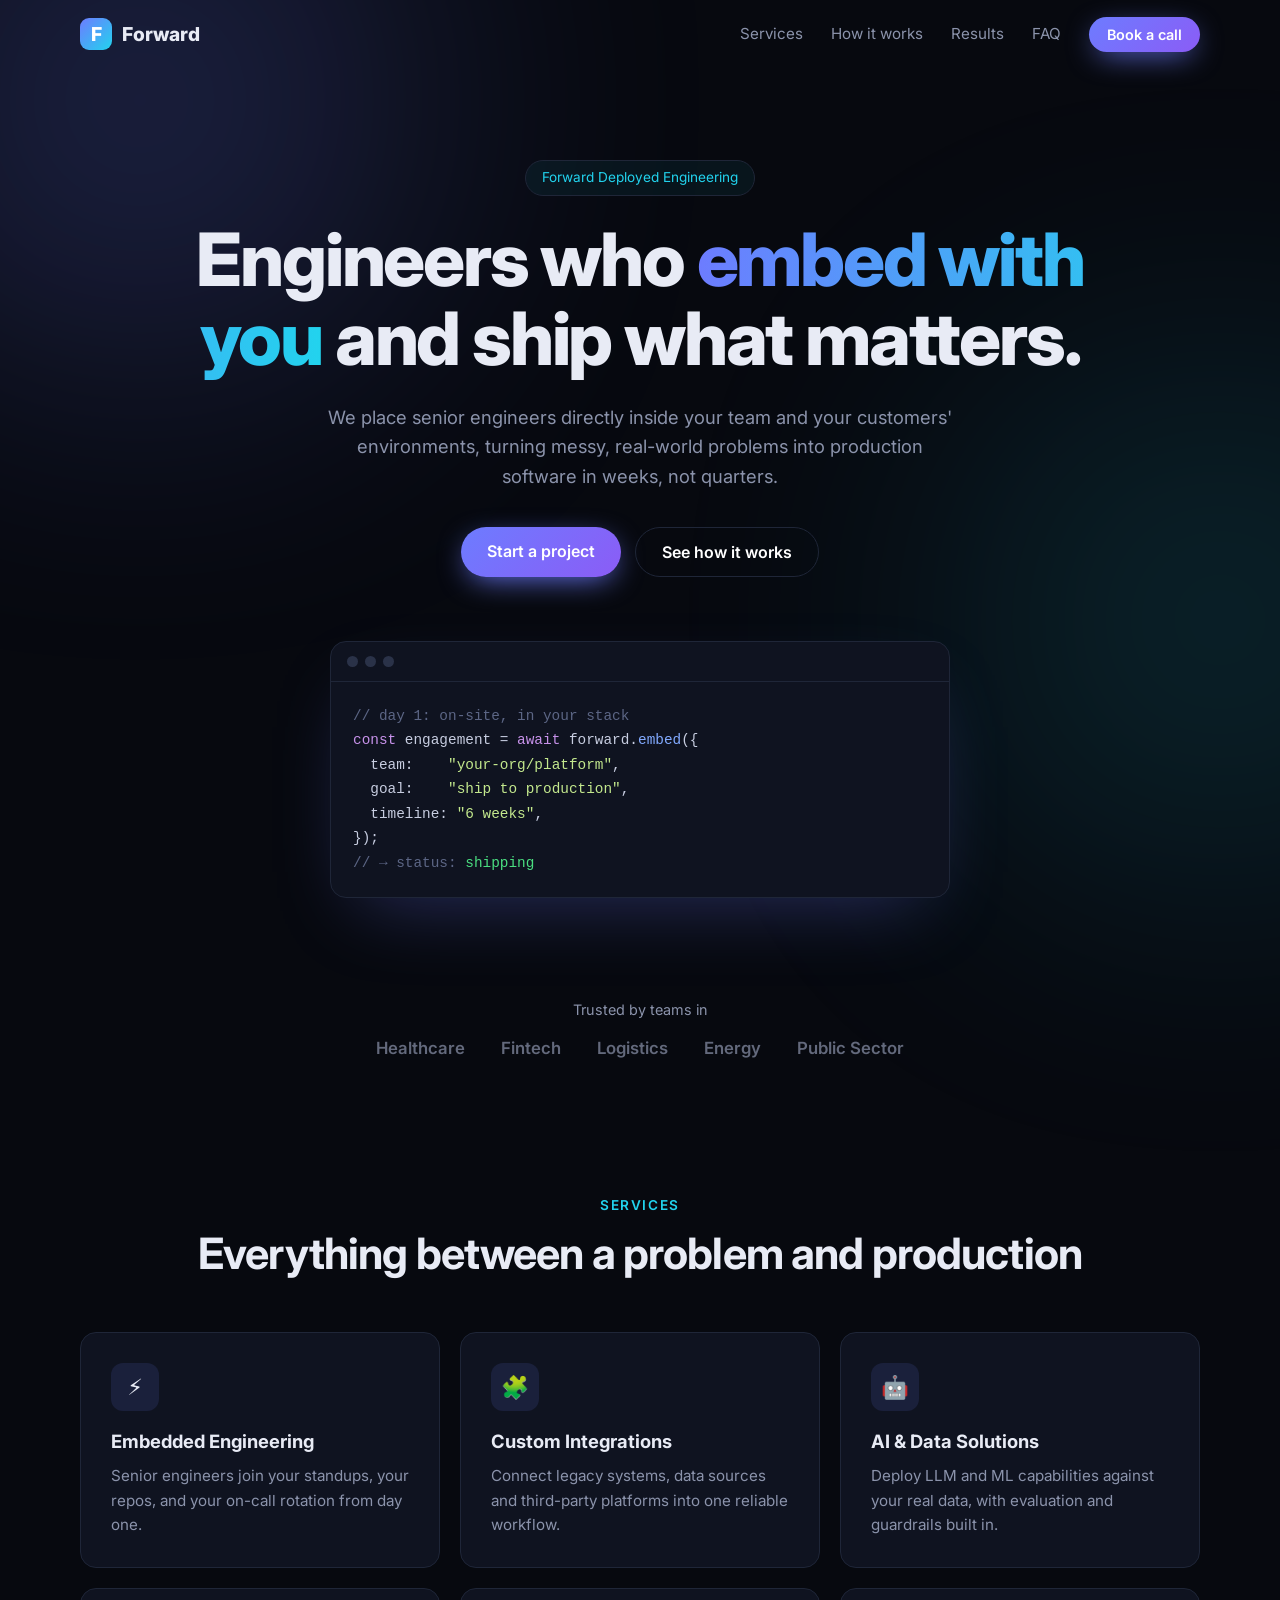
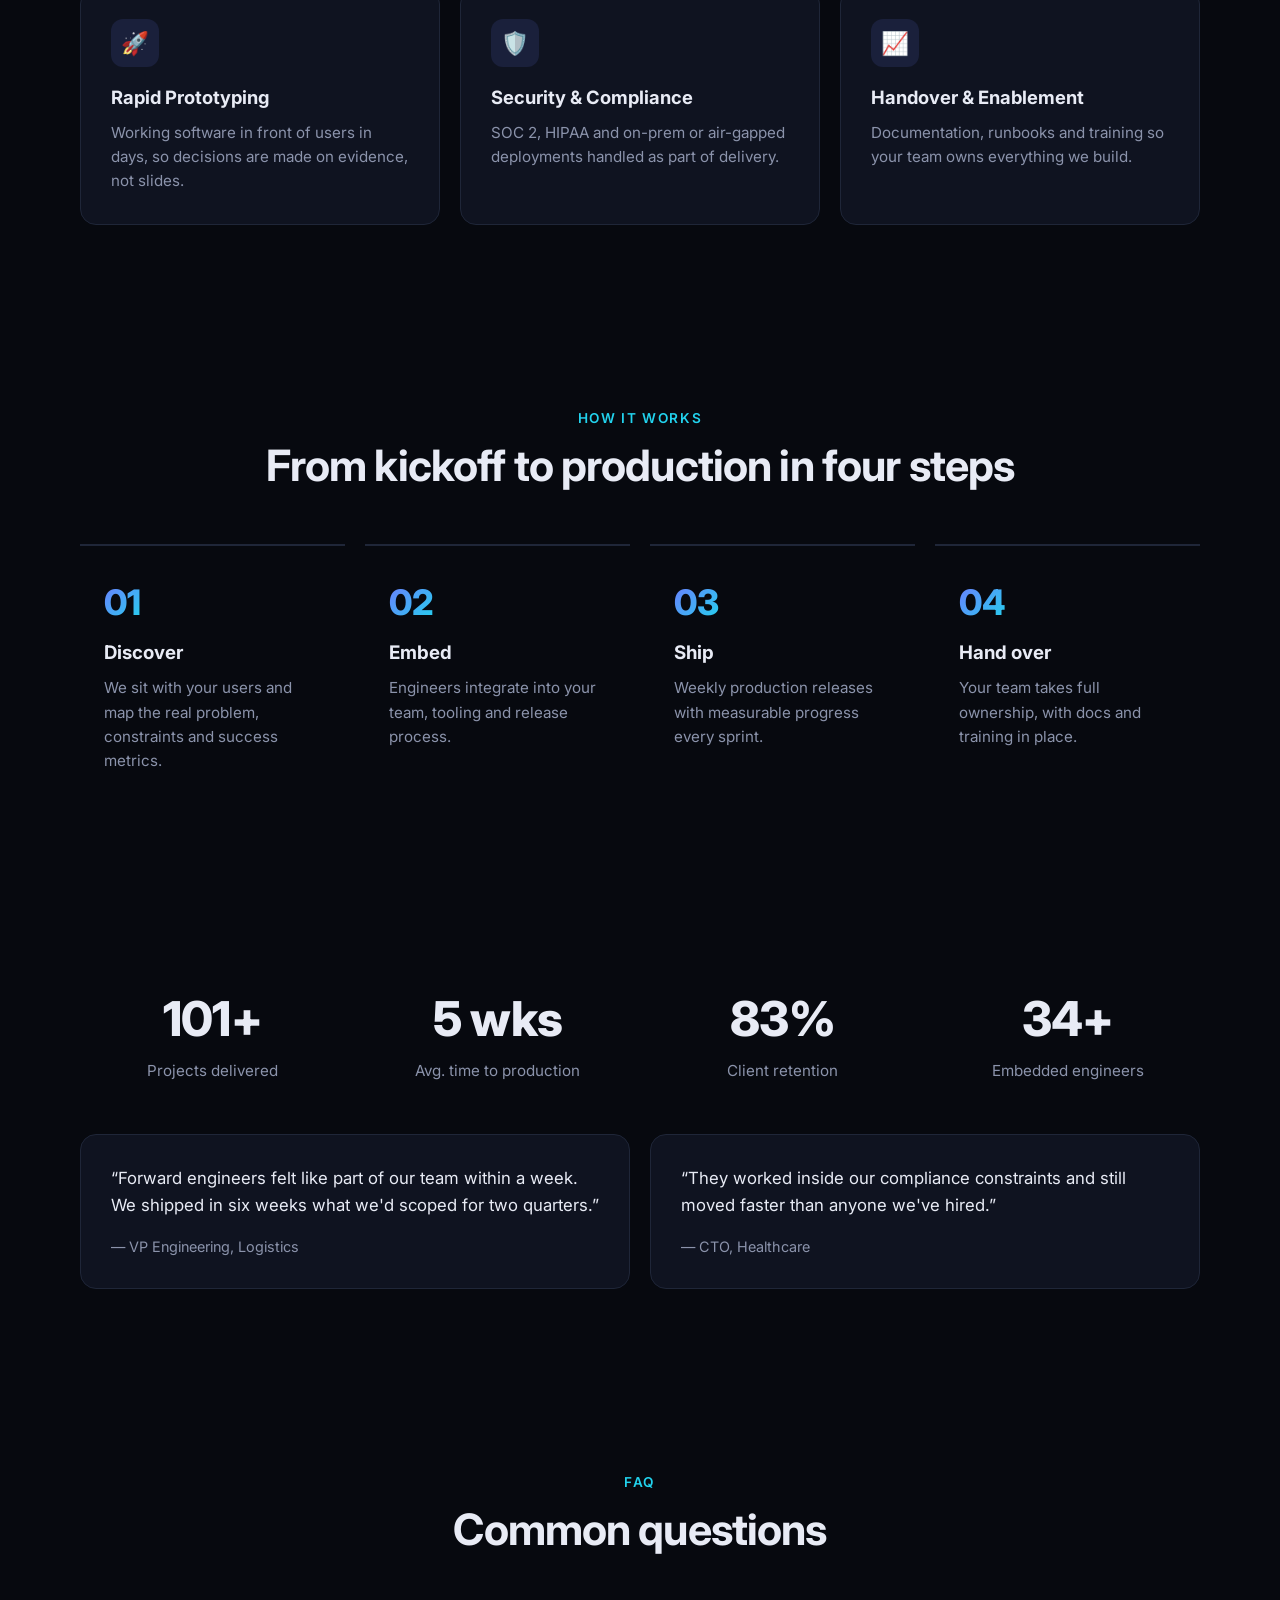
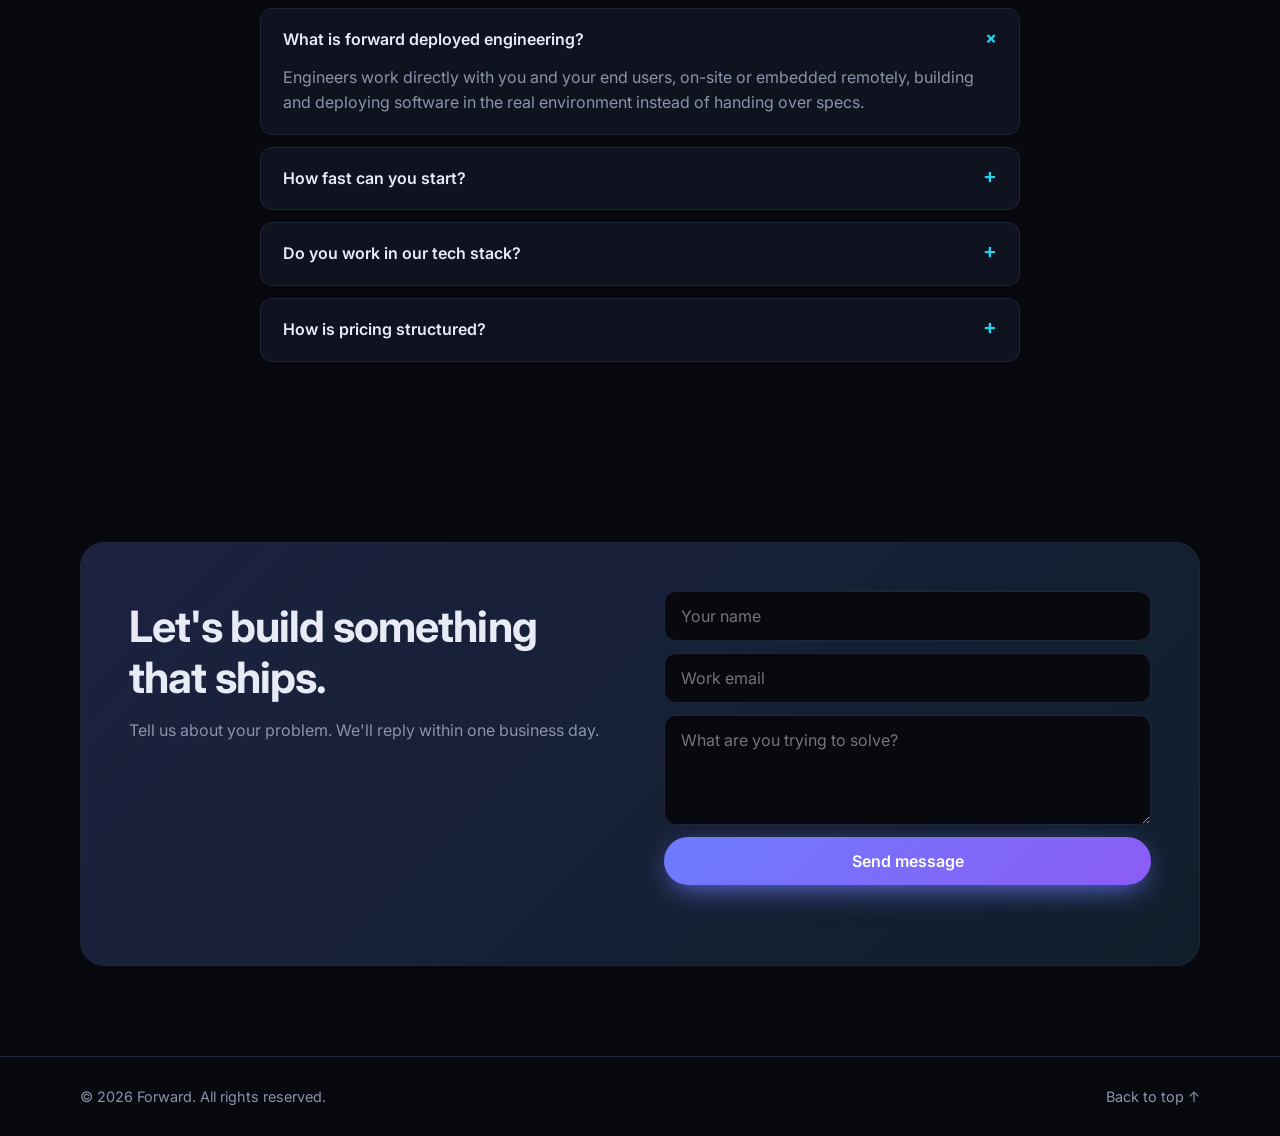
<file: Claude/index.html>
<!DOCTYPE html>
<html lang="en">
<head>
  <meta charset="UTF-8">
  <meta name="viewport" content="width=device-width, initial-scale=1">
  <title>Forward — Forward Deployed Engineering</title>
  <meta name="description" content="Forward embeds elite engineers inside your team to ship production software, fast.">
  <link rel="preconnect" href="https://fonts.googleapis.com">
  <link rel="preconnect" href="https://fonts.gstatic.com" crossorigin>
  <link href="https://fonts.googleapis.com/css2?family=Inter:wght@400;500;600;700;800&display=swap" rel="stylesheet">
  <link rel="stylesheet" href="styles.css">
</head>
<body>
  <div class="glow glow-1"></div>
  <div class="glow glow-2"></div>

  <header class="nav" id="nav">
    <div class="container nav-inner">
      <a href="#top" class="logo"><span class="logo-mark">F</span>Forward</a>
      <nav class="nav-links" id="navLinks">
        <a href="#services">Services</a>
        <a href="#process">How it works</a>
        <a href="#results">Results</a>
        <a href="#faq">FAQ</a>
        <a href="#contact" class="btn btn-sm">Book a call</a>
      </nav>
      <button class="burger" id="burger" aria-label="Toggle menu" aria-expanded="false"><span></span><span></span></button>
    </div>
  </header>

  <main id="top">
    <section class="hero container">
      <span class="pill reveal">Forward Deployed Engineering</span>
      <h1 class="reveal">Engineers who <span class="grad">embed with you</span> and ship what matters.</h1>
      <p class="lead reveal">We place senior engineers directly inside your team and your customers' environments, turning messy, real-world problems into production software in weeks, not quarters.</p>
      <div class="cta reveal">
        <a href="#contact" class="btn">Start a project</a>
        <a href="#process" class="btn btn-ghost">See how it works</a>
      </div>
      <div class="hero-card reveal">
        <div class="dots"><i></i><i></i><i></i></div>
        <pre><code><span class="c">// day 1: on-site, in your stack</span>
<span class="k">const</span> engagement = <span class="k">await</span> forward.<span class="f">embed</span>({
  team:    <span class="s">"your-org/platform"</span>,
  goal:    <span class="s">"ship to production"</span>,
  timeline: <span class="s">"6 weeks"</span>,
});
<span class="c">// → status: <span class="ok">shipping</span></span></code></pre>
      </div>
    </section>

    <section class="logos container reveal">
      <p>Trusted by teams in</p>
      <ul>
        <li>Healthcare</li><li>Fintech</li><li>Logistics</li><li>Energy</li><li>Public Sector</li>
      </ul>
    </section>

    <section class="section container" id="services">
      <div class="head reveal">
        <span class="eyebrow">Services</span>
        <h2>Everything between a problem and production</h2>
      </div>
      <div class="grid grid-3">
        <article class="card reveal"><div class="ico">⚡</div><h3>Embedded Engineering</h3><p>Senior engineers join your standups, your repos, and your on-call rotation from day one.</p></article>
        <article class="card reveal"><div class="ico">🧩</div><h3>Custom Integrations</h3><p>Connect legacy systems, data sources and third-party platforms into one reliable workflow.</p></article>
        <article class="card reveal"><div class="ico">🤖</div><h3>AI &amp; Data Solutions</h3><p>Deploy LLM and ML capabilities against your real data, with evaluation and guardrails built in.</p></article>
        <article class="card reveal"><div class="ico">🚀</div><h3>Rapid Prototyping</h3><p>Working software in front of users in days, so decisions are made on evidence, not slides.</p></article>
        <article class="card reveal"><div class="ico">🛡️</div><h3>Security &amp; Compliance</h3><p>SOC 2, HIPAA and on-prem or air-gapped deployments handled as part of delivery.</p></article>
        <article class="card reveal"><div class="ico">📈</div><h3>Handover &amp; Enablement</h3><p>Documentation, runbooks and training so your team owns everything we build.</p></article>
      </div>
    </section>

    <section class="section container" id="process">
      <div class="head reveal">
        <span class="eyebrow">How it works</span>
        <h2>From kickoff to production in four steps</h2>
      </div>
      <ol class="steps">
        <li class="reveal"><b>01</b><h3>Discover</h3><p>We sit with your users and map the real problem, constraints and success metrics.</p></li>
        <li class="reveal"><b>02</b><h3>Embed</h3><p>Engineers integrate into your team, tooling and release process.</p></li>
        <li class="reveal"><b>03</b><h3>Ship</h3><p>Weekly production releases with measurable progress every sprint.</p></li>
        <li class="reveal"><b>04</b><h3>Hand over</h3><p>Your team takes full ownership, with docs and training in place.</p></li>
      </ol>
    </section>

    <section class="section container" id="results">
      <div class="stats">
        <div class="stat reveal"><strong data-count="120" data-suffix="+">0</strong><span>Projects delivered</span></div>
        <div class="stat reveal"><strong data-count="6" data-suffix=" wks">0</strong><span>Avg. time to production</span></div>
        <div class="stat reveal"><strong data-count="98" data-suffix="%">0</strong><span>Client retention</span></div>
        <div class="stat reveal"><strong data-count="40" data-suffix="+">0</strong><span>Embedded engineers</span></div>
      </div>
      <div class="grid grid-2 quotes">
        <blockquote class="card reveal">“Forward engineers felt like part of our team within a week. We shipped in six weeks what we'd scoped for two quarters.”<cite>— VP Engineering, Logistics</cite></blockquote>
        <blockquote class="card reveal">“They worked inside our compliance constraints and still moved faster than anyone we've hired.”<cite>— CTO, Healthcare</cite></blockquote>
      </div>
    </section>

    <section class="section container" id="faq">
      <div class="head reveal">
        <span class="eyebrow">FAQ</span>
        <h2>Common questions</h2>
      </div>
      <div class="faq reveal">
        <details open><summary>What is forward deployed engineering?</summary><p>Engineers work directly with you and your end users, on-site or embedded remotely, building and deploying software in the real environment instead of handing over specs.</p></details>
        <details><summary>How fast can you start?</summary><p>Most engagements kick off within two weeks of the first call.</p></details>
        <details><summary>Do you work in our tech stack?</summary><p>Yes. We adapt to your languages, cloud, and tooling, including on-prem and restricted environments.</p></details>
        <details><summary>How is pricing structured?</summary><p>Monthly per embedded engineer, or fixed-scope for well-defined outcomes. No long lock-in.</p></details>
      </div>
    </section>

    <section class="section container" id="contact">
      <div class="contact reveal">
        <div>
          <h2>Let's build something that ships.</h2>
          <p>Tell us about your problem. We'll reply within one business day.</p>
        </div>
        <form id="form" novalidate>
          <input type="text" name="name" placeholder="Your name" required>
          <input type="email" name="email" placeholder="Work email" required>
          <textarea name="msg" rows="4" placeholder="What are you trying to solve?" required></textarea>
          <button class="btn" type="submit">Send message</button>
          <p class="form-note" id="formNote" role="status"></p>
        </form>
      </div>
    </section>
  </main>

  <footer class="footer">
    <div class="container foot-inner">
      <span>© <span id="year"></span> Forward. All rights reserved.</span>
      <a href="#top">Back to top ↑</a>
    </div>
  </footer>

  <script src="script.js"></script>
</body>
</html>
</file>
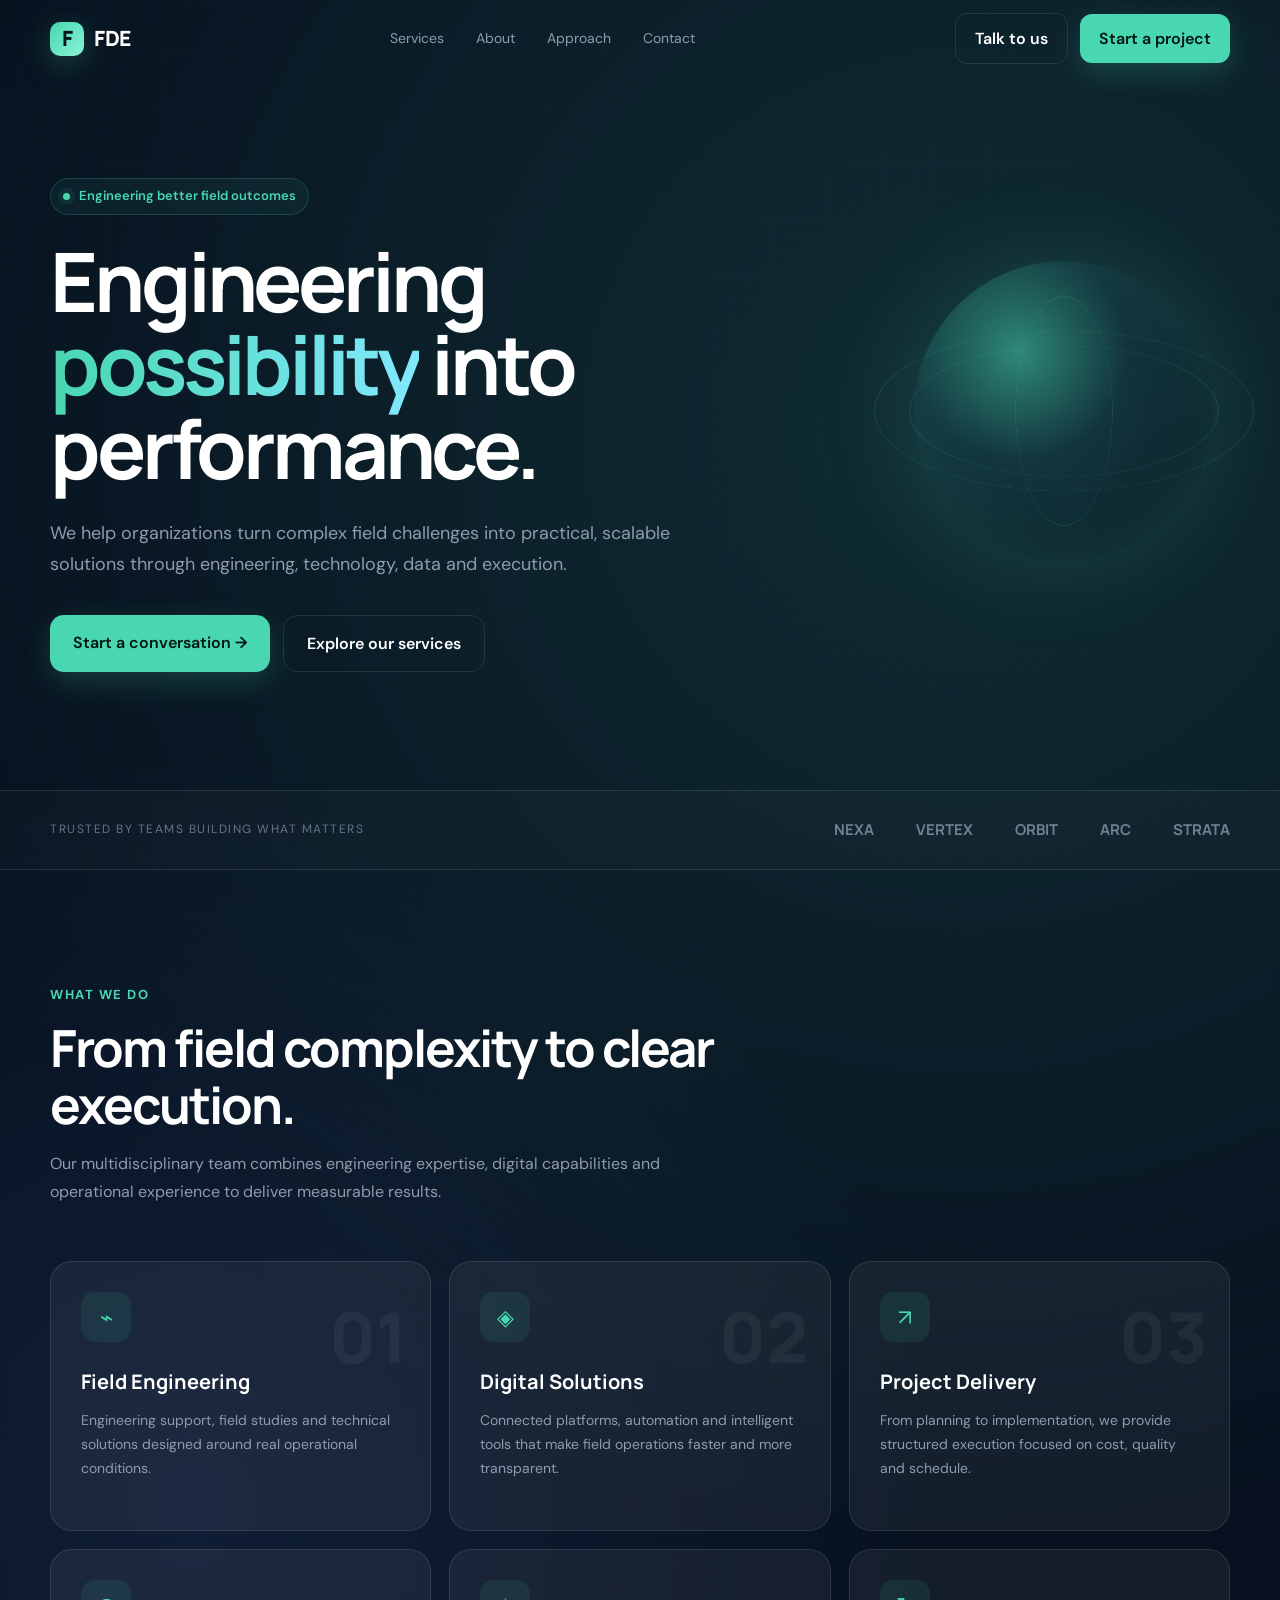
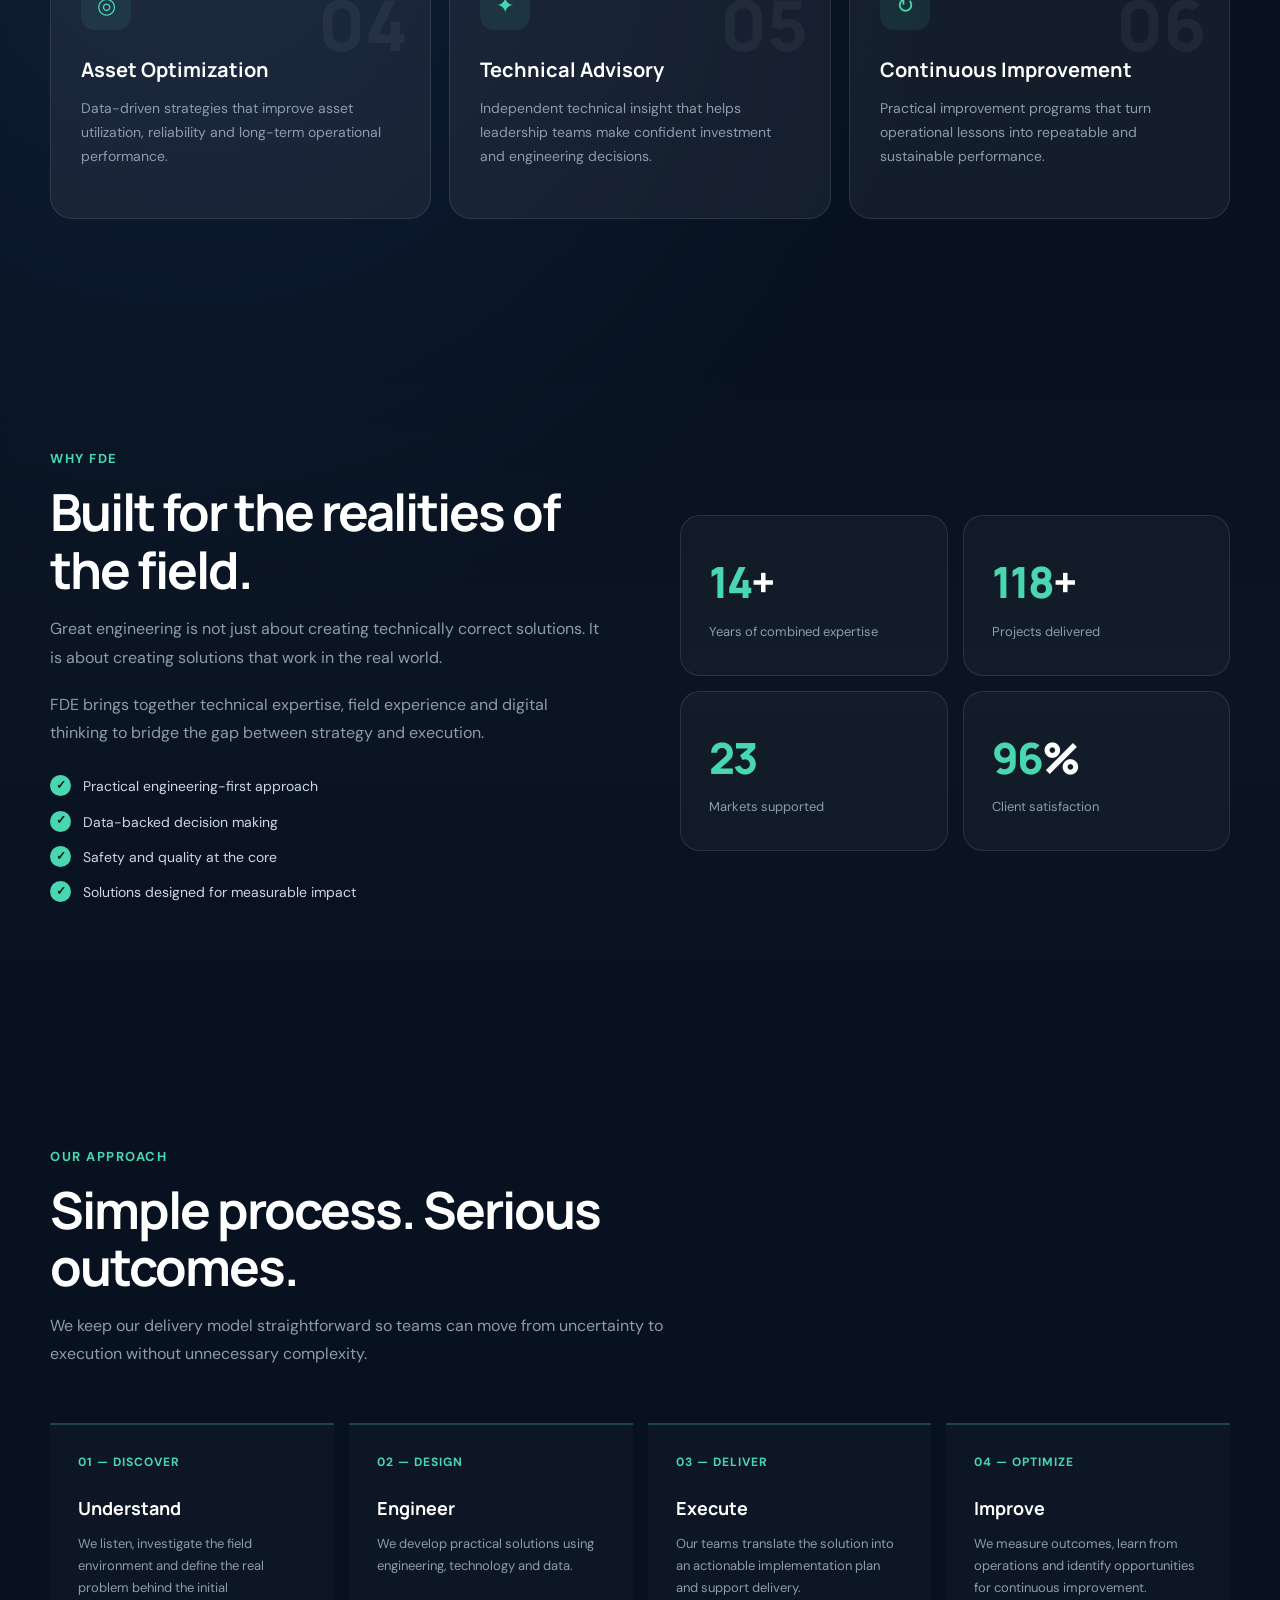
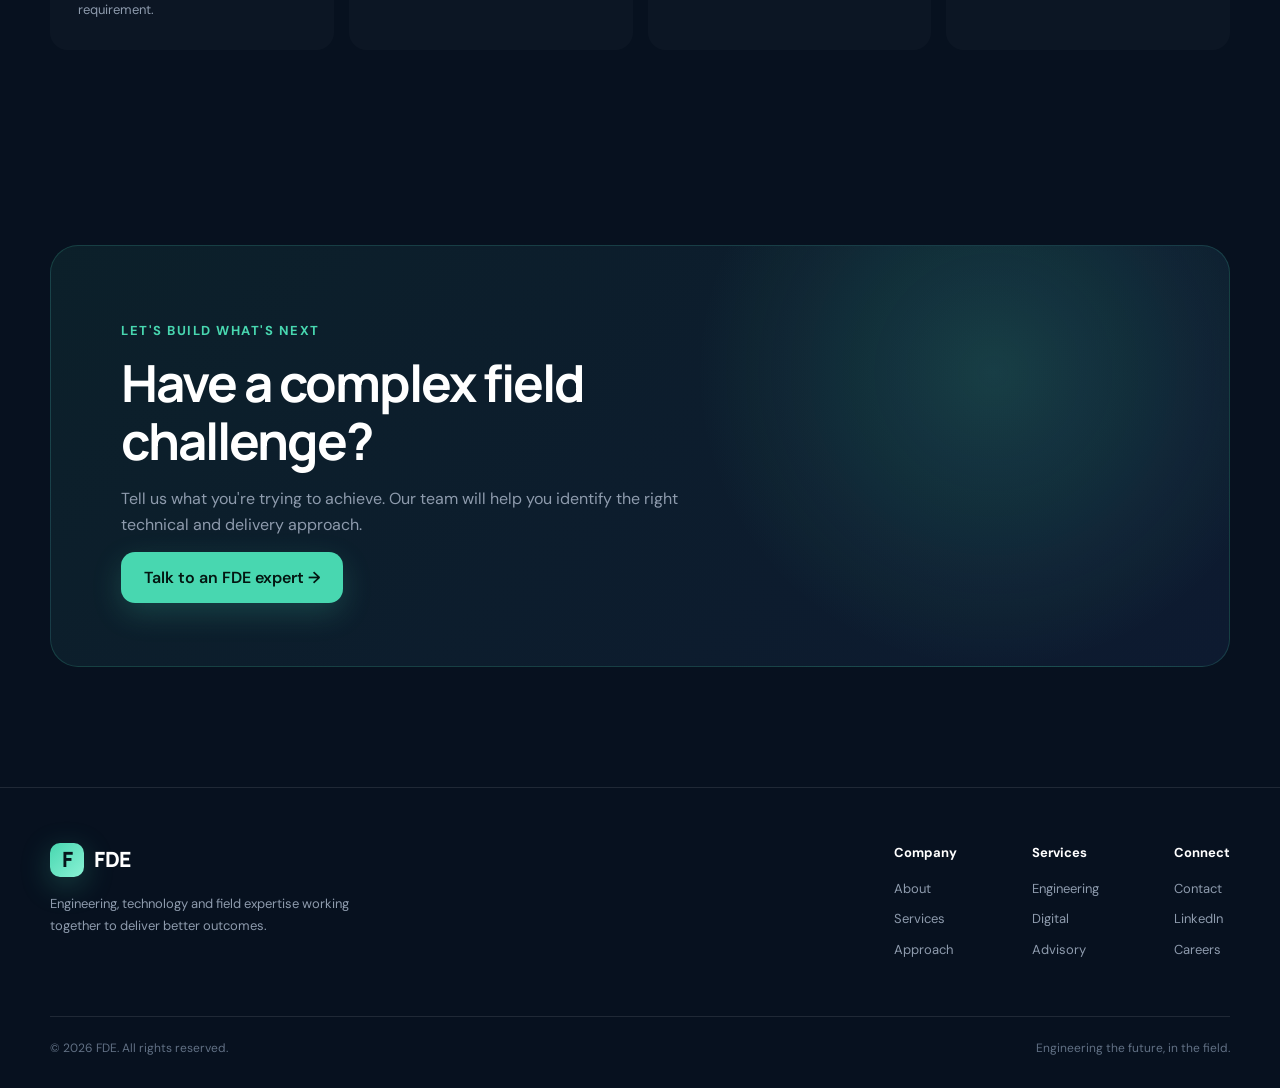
<file: GPT/index.html>
<!DOCTYPE html>
<html lang="en">
<head>
  <meta charset="UTF-8" />
  <meta name="viewport" content="width=device-width, initial-scale=1.0" />

  <title>FDE — Field Development Engineering</title>

  <link rel="preconnect" href="https://fonts.googleapis.com">
  <link rel="preconnect" href="https://fonts.gstatic.com" crossorigin>
  <link
    href="https://fonts.googleapis.com/css2?family=DM+Sans:wght@400;500;600;700&family=Manrope:wght@500;600;700;800&display=swap"
    rel="stylesheet"
  >

  <style>
    :root {
      --bg: #07111f;
      --bg-soft: #0b1728;
      --card: rgba(255, 255, 255, 0.055);
      --card-hover: rgba(255, 255, 255, 0.085);
      --white: #ffffff;
      --text: #d6deea;
      --muted: #8e9bad;
      --line: rgba(255, 255, 255, 0.1);

      --primary: #48d7b0;
      --primary-dark: #25b992;
      --blue: #5c8cff;

      --radius: 22px;
      --container: 1180px;
    }

    * {
      margin: 0;
      padding: 0;
      box-sizing: border-box;
    }

    html {
      scroll-behavior: smooth;
    }

    body {
      font-family: "DM Sans", sans-serif;
      color: var(--white);
      background:
        radial-gradient(
          circle at 75% 10%,
          rgba(72, 215, 176, 0.14),
          transparent 28%
        ),
        radial-gradient(
          circle at 15% 35%,
          rgba(92, 140, 255, 0.1),
          transparent 25%
        ),
        var(--bg);
      line-height: 1.6;
      overflow-x: hidden;
    }

    a {
      text-decoration: none;
      color: inherit;
    }

    button {
      font: inherit;
    }

    .container {
      width: min(var(--container), calc(100% - 40px));
      margin: auto;
    }

    /* ================= NAVBAR ================= */

    .navbar {
      position: fixed;
      z-index: 1000;
      top: 0;
      left: 0;
      right: 0;
      height: 78px;
      display: flex;
      align-items: center;
      border-bottom: 1px solid transparent;
      transition: 0.3s ease;
    }

    .navbar.scrolled {
      background: rgba(7, 17, 31, 0.86);
      backdrop-filter: blur(18px);
      border-color: var(--line);
    }

    .nav-inner {
      width: min(var(--container), calc(100% - 40px));
      margin: auto;
      display: flex;
      align-items: center;
      justify-content: space-between;
    }

    .logo {
      display: flex;
      align-items: center;
      gap: 10px;
      font-family: "Manrope", sans-serif;
      font-weight: 800;
      font-size: 21px;
      letter-spacing: -0.5px;
    }

    .logo-mark {
      width: 34px;
      height: 34px;
      border-radius: 10px;
      display: grid;
      place-items: center;
      color: #06151a;
      font-weight: 900;
      background: linear-gradient(
        135deg,
        var(--primary),
        #8af2d5
      );
      box-shadow: 0 8px 30px rgba(72, 215, 176, 0.25);
    }

    .nav-links {
      display: flex;
      gap: 32px;
      list-style: none;
      color: var(--muted);
      font-size: 14px;
    }

    .nav-links a {
      transition: 0.2s ease;
    }

    .nav-links a:hover {
      color: var(--white);
    }

    .nav-actions {
      display: flex;
      align-items: center;
      gap: 12px;
    }

    .btn {
      border: 0;
      cursor: pointer;
      padding: 12px 19px;
      border-radius: 12px;
      font-weight: 600;
      transition: 0.25s ease;
    }

    .btn-outline {
      color: var(--white);
      background: transparent;
      border: 1px solid var(--line);
    }

    .btn-outline:hover {
      background: rgba(255,255,255,.06);
    }

    .btn-primary {
      color: #031611;
      background: var(--primary);
      box-shadow: 0 10px 30px rgba(72, 215, 176, .2);
    }

    .btn-primary:hover {
      background: #72e6c5;
      transform: translateY(-2px);
      box-shadow: 0 14px 35px rgba(72, 215, 176, .3);
    }

    .menu-btn {
      display: none;
      border: 0;
      background: none;
      color: white;
      font-size: 25px;
      cursor: pointer;
    }

    /* ================= HERO ================= */

    .hero {
      position: relative;
      min-height: 790px;
      padding: 170px 0 110px;
      display: flex;
      align-items: center;
    }

    .hero-grid {
      position: absolute;
      inset: 0;
      opacity: .3;
      background-image:
        linear-gradient(rgba(255,255,255,.025) 1px, transparent 1px),
        linear-gradient(90deg, rgba(255,255,255,.025) 1px, transparent 1px);
      background-size: 55px 55px;
      mask-image: linear-gradient(to bottom, black, transparent 85%);
      pointer-events: none;
    }

    .hero-content {
      position: relative;
      z-index: 2;
      max-width: 780px;
    }

    .eyebrow {
      display: inline-flex;
      align-items: center;
      gap: 9px;
      padding: 7px 12px;
      border: 1px solid rgba(72,215,176,.2);
      border-radius: 100px;
      background: rgba(72,215,176,.06);
      color: var(--primary);
      font-size: 13px;
      font-weight: 600;
      margin-bottom: 25px;
    }

    .pulse {
      width: 7px;
      height: 7px;
      border-radius: 50%;
      background: var(--primary);
      box-shadow: 0 0 0 5px rgba(72,215,176,.08);
    }

    h1 {
      font-family: "Manrope", sans-serif;
      font-size: clamp(46px, 6.5vw, 82px);
      line-height: 1.02;
      letter-spacing: -4px;
      max-width: 850px;
      margin-bottom: 27px;
    }

    .gradient-text {
      background: linear-gradient(
        90deg,
        var(--primary),
        #82e8ff
      );
      -webkit-background-clip: text;
      background-clip: text;
      color: transparent;
    }

    .hero-description {
      color: var(--muted);
      font-size: 18px;
      max-width: 650px;
      line-height: 1.75;
      margin-bottom: 34px;
    }

    .hero-buttons {
      display: flex;
      gap: 13px;
      flex-wrap: wrap;
    }

    .btn-large {
      padding: 15px 23px;
      border-radius: 14px;
    }

    .hero-visual {
      position: absolute;
      right: 2%;
      top: 28%;
      width: 380px;
      height: 380px;
      pointer-events: none;
    }

    .orb {
      position: absolute;
      inset: 40px;
      border-radius: 50%;
      background:
        radial-gradient(
          circle at 35% 30%,
          rgba(72,215,176,.55),
          rgba(32,95,107,.2) 38%,
          transparent 68%
        );
      box-shadow:
        0 0 100px rgba(72,215,176,.16),
        inset 0 0 70px rgba(72,215,176,.1);
      animation: float 5s ease-in-out infinite;
    }

    .ring {
      position: absolute;
      inset: 0;
      border: 1px solid rgba(72,215,176,.16);
      border-radius: 50%;
      transform: rotateX(65deg) rotateZ(25deg);
      animation: spin 18s linear infinite;
    }

    .ring:nth-child(2) {
      inset: 35px;
      transform: rotateX(65deg) rotateZ(-30deg);
      animation-duration: 13s;
    }

    .ring:nth-child(3) {
      inset: 75px;
      transform: rotateY(65deg);
      animation-duration: 10s;
    }

    @keyframes spin {
      from { transform: rotateX(65deg) rotateZ(0deg); }
      to { transform: rotateX(65deg) rotateZ(360deg); }
    }

    @keyframes float {
      0%,100% { transform: translateY(0); }
      50% { transform: translateY(-18px); }
    }

    /* ================= TRUST ================= */

    .trust {
      border-top: 1px solid var(--line);
      border-bottom: 1px solid var(--line);
      padding: 27px 0;
      background: rgba(255,255,255,.015);
    }

    .trust-inner {
      display: flex;
      align-items: center;
      justify-content: space-between;
      gap: 30px;
    }

    .trust-label {
      color: #657387;
      font-size: 12px;
      text-transform: uppercase;
      letter-spacing: 1.5px;
    }

    .clients {
      display: flex;
      gap: 42px;
      align-items: center;
      color: #718095;
      font-family: "Manrope";
      font-size: 15px;
      font-weight: 700;
    }

    /* ================= SECTIONS ================= */

    section {
      padding: 115px 0;
    }

    .section-heading {
      max-width: 680px;
      margin-bottom: 55px;
    }

    .section-label {
      color: var(--primary);
      font-size: 13px;
      font-weight: 700;
      letter-spacing: 1.5px;
      text-transform: uppercase;
      margin-bottom: 13px;
    }

    h2 {
      font-family: "Manrope";
      font-size: clamp(34px, 4vw, 52px);
      line-height: 1.12;
      letter-spacing: -2px;
      margin-bottom: 17px;
    }

    .section-heading p {
      color: var(--muted);
      font-size: 16px;
      line-height: 1.75;
    }

    /* ================= SERVICES ================= */

    .services-grid {
      display: grid;
      grid-template-columns: repeat(3, 1fr);
      gap: 18px;
    }

    .service-card {
      position: relative;
      min-height: 270px;
      padding: 30px;
      overflow: hidden;
      border: 1px solid var(--line);
      border-radius: var(--radius);
      background: var(--card);
      transition: .3s ease;
    }

    .service-card:hover {
      transform: translateY(-7px);
      border-color: rgba(72,215,176,.25);
      background: var(--card-hover);
      box-shadow: 0 25px 70px rgba(0,0,0,.22);
    }

    .service-number {
      position: absolute;
      right: 22px;
      top: 18px;
      color: rgba(255,255,255,.05);
      font-family: "Manrope";
      font-size: 70px;
      font-weight: 800;
    }

    .service-icon {
      width: 50px;
      height: 50px;
      display: grid;
      place-items: center;
      border-radius: 14px;
      color: var(--primary);
      background: rgba(72,215,176,.09);
      margin-bottom: 24px;
      font-size: 22px;
    }

    .service-card h3 {
      font-family: "Manrope";
      font-size: 20px;
      margin-bottom: 11px;
    }

    .service-card p {
      color: var(--muted);
      font-size: 14px;
      line-height: 1.7;
    }

    /* ================= ABOUT / STATS ================= */

    .about {
      background:
        linear-gradient(
          180deg,
          transparent,
          rgba(255,255,255,.015),
          transparent
        );
    }

    .about-grid {
      display: grid;
      grid-template-columns: 1fr 1fr;
      gap: 80px;
      align-items: center;
    }

    .about-text p {
      color: var(--muted);
      margin-bottom: 18px;
      line-height: 1.8;
    }

    .check-list {
      list-style: none;
      margin-top: 27px;
    }

    .check-list li {
      display: flex;
      gap: 12px;
      margin: 13px 0;
      color: #cdd7e4;
      font-size: 14px;
    }

    .check {
      width: 21px;
      height: 21px;
      flex: 0 0 21px;
      display: grid;
      place-items: center;
      border-radius: 50%;
      color: #061b16;
      background: var(--primary);
      font-size: 12px;
      font-weight: 900;
    }

    .stats {
      display: grid;
      grid-template-columns: repeat(2, 1fr);
      gap: 15px;
    }

    .stat-card {
      padding: 32px 28px;
      border: 1px solid var(--line);
      border-radius: 20px;
      background: rgba(255,255,255,.035);
    }

    .stat-value {
      font-family: "Manrope";
      font-size: 43px;
      font-weight: 800;
      letter-spacing: -2px;
      color: var(--white);
    }

    .stat-value span {
      color: var(--primary);
    }

    .stat-card p {
      color: var(--muted);
      font-size: 13px;
      margin-top: 5px;
    }

    /* ================= PROCESS ================= */

    .process-grid {
      display: grid;
      grid-template-columns: repeat(4, 1fr);
      gap: 15px;
    }

    .process-card {
      padding: 28px;
      border-top: 2px solid rgba(72,215,176,.25);
      background: rgba(255,255,255,.025);
      border-radius: 0 0 18px 18px;
    }

    .process-step {
      color: var(--primary);
      font-size: 12px;
      font-weight: 700;
      letter-spacing: 1px;
      margin-bottom: 22px;
    }

    .process-card h3 {
      font-family: "Manrope";
      font-size: 18px;
      margin-bottom: 10px;
    }

    .process-card p {
      color: var(--muted);
      font-size: 13px;
      line-height: 1.7;
    }

    /* ================= CTA ================= */

    .cta-section {
      padding: 80px 0 120px;
    }

    .cta {
      position: relative;
      overflow: hidden;
      padding: 75px 70px;
      border-radius: 28px;
      border: 1px solid rgba(72,215,176,.18);
      background:
        radial-gradient(
          circle at 80% 30%,
          rgba(72,215,176,.18),
          transparent 30%
        ),
        linear-gradient(
          135deg,
          rgba(72,215,176,.08),
          rgba(92,140,255,.08)
        );
    }

    .cta h2 {
      max-width: 650px;
    }

    .cta p {
      max-width: 570px;
      color: var(--muted);
      margin-bottom: 28px;
    }

    /* ================= FOOTER ================= */

    footer {
      border-top: 1px solid var(--line);
      padding: 55px 0 30px;
    }

    .footer-top {
      display: flex;
      justify-content: space-between;
      gap: 40px;
      padding-bottom: 45px;
    }

    .footer-brand {
      max-width: 330px;
    }

    .footer-brand p {
      color: var(--muted);
      font-size: 13px;
      margin-top: 16px;
      line-height: 1.7;
    }

    .footer-links {
      display: flex;
      gap: 75px;
    }

    .footer-column h4 {
      font-size: 13px;
      margin-bottom: 15px;
    }

    .footer-column a {
      display: block;
      color: var(--muted);
      font-size: 13px;
      margin: 10px 0;
    }

    .footer-column a:hover {
      color: var(--primary);
    }

    .footer-bottom {
      padding-top: 22px;
      border-top: 1px solid var(--line);
      color: #617084;
      font-size: 12px;
      display: flex;
      justify-content: space-between;
    }

    /* ================= REVEAL ================= */

    .reveal {
      opacity: 0;
      transform: translateY(25px);
      transition: opacity .7s ease, transform .7s ease;
    }

    .reveal.active {
      opacity: 1;
      transform: translateY(0);
    }

    /* ================= RESPONSIVE ================= */

    @media (max-width: 950px) {
      .nav-links {
        display: none;
      }

      .menu-btn {
        display: block;
      }

      .nav-actions .btn-outline {
        display: none;
      }

      .hero {
        min-height: 720px;
      }

      .hero-visual {
        opacity: .35;
        right: -100px;
      }

      .services-grid {
        grid-template-columns: repeat(2, 1fr);
      }

      .process-grid {
        grid-template-columns: repeat(2, 1fr);
      }

      .about-grid {
        gap: 45px;
      }
    }

    @media (max-width: 700px) {
      .container,
      .nav-inner {
        width: min(100% - 28px, var(--container));
      }

      .nav-actions .btn-primary {
        display: none;
      }

      .hero {
        padding-top: 135px;
        min-height: 690px;
      }

      h1 {
        letter-spacing: -2.5px;
      }

      .hero-description {
        font-size: 16px;
      }

      .hero-visual {
        width: 280px;
        height: 280px;
        top: 48%;
        right: -100px;
      }

      .trust-inner {
        flex-direction: column;
        align-items: flex-start;
      }

      .clients {
        width: 100%;
        justify-content: space-between;
        gap: 15px;
        flex-wrap: wrap;
      }

      section {
        padding: 80px 0;
      }

      .services-grid,
      .process-grid,
      .about-grid {
        grid-template-columns: 1fr;
      }

      .stats {
        grid-template-columns: repeat(2, 1fr);
      }

      .cta {
        padding: 45px 25px;
      }

      .footer-top {
        flex-direction: column;
      }

      .footer-links {
        gap: 45px;
        flex-wrap: wrap;
      }

      .footer-bottom {
        flex-direction: column;
        gap: 8px;
      }
    }

    @media (max-width: 430px) {
      .stats {
        grid-template-columns: 1fr;
      }

      .hero-buttons .btn {
        width: 100%;
      }
    }
  </style>
</head>

<body>

  <!-- ================= NAVIGATION ================= -->

  <header class="navbar" id="navbar">
    <div class="nav-inner">

      <a href="#" class="logo">
        <span class="logo-mark">F</span>
        FDE
      </a>

      <nav>
        <ul class="nav-links">
          <li><a href="#services">Services</a></li>
          <li><a href="#about">About</a></li>
          <li><a href="#process">Approach</a></li>
          <li><a href="#contact">Contact</a></li>
        </ul>
      </nav>

      <div class="nav-actions">
        <a href="#contact" class="btn btn-outline">Talk to us</a>
        <a href="#contact" class="btn btn-primary">Start a project</a>
        <button class="menu-btn" id="menuBtn">☰</button>
      </div>

    </div>
  </header>


  <!-- ================= HERO ================= -->

  <main>

    <section class="hero">

      <div class="hero-grid"></div>

      <div class="container">

        <div class="hero-content reveal">

          <div class="eyebrow">
            <span class="pulse"></span>
            Engineering better field outcomes
          </div>

          <h1>
            Engineering
            <span class="gradient-text">possibility</span>
            into performance.
          </h1>

          <p class="hero-description">
            We help organizations turn complex field challenges into
            practical, scalable solutions through engineering,
            technology, data and execution.
          </p>

          <div class="hero-buttons">
            <a href="#contact" class="btn btn-primary btn-large">
              Start a conversation →
            </a>

            <a href="#services" class="btn btn-outline btn-large">
              Explore our services
            </a>
          </div>

        </div>

      </div>

      <div class="hero-visual">
        <div class="orb"></div>
        <div class="ring"></div>
        <div class="ring"></div>
        <div class="ring"></div>
      </div>

    </section>


    <!-- ================= TRUST ================= -->

    <div class="trust">
      <div class="container trust-inner">

        <span class="trust-label">
          Trusted by teams building what matters
        </span>

        <div class="clients">
          <span>NEXA</span>
          <span>VERTEX</span>
          <span>ORBIT</span>
          <span>ARC</span>
          <span>STRATA</span>
        </div>

      </div>
    </div>


    <!-- ================= SERVICES ================= -->

    <section id="services">

      <div class="container">

        <div class="section-heading reveal">
          <div class="section-label">What we do</div>

          <h2>
            From field complexity
            to clear execution.
          </h2>

          <p>
            Our multidisciplinary team combines engineering expertise,
            digital capabilities and operational experience to deliver
            measurable results.
          </p>
        </div>


        <div class="services-grid">

          <article class="service-card reveal">
            <span class="service-number">01</span>

            <div class="service-icon">⌁</div>

            <h3>Field Engineering</h3>

            <p>
              Engineering support, field studies and technical
              solutions designed around real operational conditions.
            </p>
          </article>


          <article class="service-card reveal">
            <span class="service-number">02</span>

            <div class="service-icon">◈</div>

            <h3>Digital Solutions</h3>

            <p>
              Connected platforms, automation and intelligent tools
              that make field operations faster and more transparent.
            </p>
          </article>


          <article class="service-card reveal">
            <span class="service-number">03</span>

            <div class="service-icon">↗</div>

            <h3>Project Delivery</h3>

            <p>
              From planning to implementation, we provide structured
              execution focused on cost, quality and schedule.
            </p>
          </article>


          <article class="service-card reveal">
            <span class="service-number">04</span>

            <div class="service-icon">◎</div>

            <h3>Asset Optimization</h3>

            <p>
              Data-driven strategies that improve asset utilization,
              reliability and long-term operational performance.
            </p>
          </article>


          <article class="service-card reveal">
            <span class="service-number">05</span>

            <div class="service-icon">✦</div>

            <h3>Technical Advisory</h3>

            <p>
              Independent technical insight that helps leadership
              teams make confident investment and engineering decisions.
            </p>
          </article>


          <article class="service-card reveal">
            <span class="service-number">06</span>

            <div class="service-icon">↻</div>

            <h3>Continuous Improvement</h3>

            <p>
              Practical improvement programs that turn operational
              lessons into repeatable and sustainable performance.
            </p>
          </article>

        </div>

      </div>

    </section>


    <!-- ================= ABOUT ================= -->

    <section class="about" id="about">

      <div class="container about-grid">

        <div class="about-text reveal">

          <div class="section-label">Why FDE</div>

          <h2>
            Built for the realities
            of the field.
          </h2>

          <p>
            Great engineering is not just about creating technically
            correct solutions. It is about creating solutions that
            work in the real world.
          </p>

          <p>
            FDE brings together technical expertise, field experience
            and digital thinking to bridge the gap between strategy
            and execution.
          </p>

          <ul class="check-list">
            <li>
              <span class="check">✓</span>
              Practical engineering-first approach
            </li>

            <li>
              <span class="check">✓</span>
              Data-backed decision making
            </li>

            <li>
              <span class="check">✓</span>
              Safety and quality at the core
            </li>

            <li>
              <span class="check">✓</span>
              Solutions designed for measurable impact
            </li>
          </ul>

        </div>


        <div class="stats reveal">

          <div class="stat-card">
            <div class="stat-value">
              <span data-count="15">0</span>+
            </div>
            <p>Years of combined expertise</p>
          </div>

          <div class="stat-card">
            <div class="stat-value">
              <span data-count="120">0</span>+
            </div>
            <p>Projects delivered</p>
          </div>

          <div class="stat-card">
            <div class="stat-value">
              <span data-count="24">0</span>
            </div>
            <p>Markets supported</p>
          </div>

          <div class="stat-card">
            <div class="stat-value">
              <span data-count="98">0</span>%
            </div>
            <p>Client satisfaction</p>
          </div>

        </div>

      </div>

    </section>


    <!-- ================= PROCESS ================= -->

    <section id="process">

      <div class="container">

        <div class="section-heading reveal">
          <div class="section-label">Our approach</div>

          <h2>
            Simple process.
            Serious outcomes.
          </h2>

          <p>
            We keep our delivery model straightforward so teams can
            move from uncertainty to execution without unnecessary
            complexity.
          </p>
        </div>


        <div class="process-grid">

          <div class="process-card reveal">
            <div class="process-step">01 — DISCOVER</div>
            <h3>Understand</h3>
            <p>
              We listen, investigate the field environment and define
              the real problem behind the initial requirement.
            </p>
          </div>

          <div class="process-card reveal">
            <div class="process-step">02 — DESIGN</div>
            <h3>Engineer</h3>
            <p>
              We develop practical solutions using engineering,
              technology and data.
            </p>
          </div>

          <div class="process-card reveal">
            <div class="process-step">03 — DELIVER</div>
            <h3>Execute</h3>
            <p>
              Our teams translate the solution into an actionable
              implementation plan and support delivery.
            </p>
          </div>

          <div class="process-card reveal">
            <div class="process-step">04 — OPTIMIZE</div>
            <h3>Improve</h3>
            <p>
              We measure outcomes, learn from operations and identify
              opportunities for continuous improvement.
            </p>
          </div>

        </div>

      </div>

    </section>


    <!-- ================= CTA ================= -->

    <section class="cta-section" id="contact">

      <div class="container">

        <div class="cta reveal">

          <div class="section-label">Let's build what's next</div>

          <h2>
            Have a complex field
            challenge?
          </h2>

          <p>
            Tell us what you're trying to achieve. Our team will help
            you identify the right technical and delivery approach.
          </p>

          <a href="mailto:hello@fde.example"
             class="btn btn-primary btn-large">
            Talk to an FDE expert →
          </a>

        </div>

      </div>

    </section>

  </main>


  <!-- ================= FOOTER ================= -->

  <footer>

    <div class="container">

      <div class="footer-top">

        <div class="footer-brand">

          <a href="#" class="logo">
            <span class="logo-mark">F</span>
            FDE
          </a>

          <p>
            Engineering, technology and field expertise working
            together to deliver better outcomes.
          </p>

        </div>


        <div class="footer-links">

          <div class="footer-column">
            <h4>Company</h4>
            <a href="#about">About</a>
            <a href="#services">Services</a>
            <a href="#process">Approach</a>
          </div>

          <div class="footer-column">
            <h4>Services</h4>
            <a href="#services">Engineering</a>
            <a href="#services">Digital</a>
            <a href="#services">Advisory</a>
          </div>

          <div class="footer-column">
            <h4>Connect</h4>
            <a href="#contact">Contact</a>
            <a href="#">LinkedIn</a>
            <a href="#">Careers</a>
          </div>

        </div>

      </div>


      <div class="footer-bottom">
        <span>© 2026 FDE. All rights reserved.</span>
        <span>Engineering the future, in the field.</span>
      </div>

    </div>

  </footer>


  <!-- ================= JAVASCRIPT ================= -->

  <script>

    /* Navbar background on scroll */

    const navbar = document.getElementById("navbar");

    window.addEventListener("scroll", () => {
      if (window.scrollY > 30) {
        navbar.classList.add("scrolled");
      } else {
        navbar.classList.remove("scrolled");
      }
    });


    /* Scroll reveal animation */

    const revealElements =
      document.querySelectorAll(".reveal");

    const revealObserver = new IntersectionObserver(
      (entries) => {

        entries.forEach((entry) => {

          if (entry.isIntersecting) {

            entry.target.classList.add("active");

            revealObserver.unobserve(entry.target);

          }

        });

      },
      {
        threshold: 0.12
      }
    );


    revealElements.forEach((element) => {
      revealObserver.observe(element);
    });


    /* Animated statistics */

    const counters =
      document.querySelectorAll("[data-count]");

    const counterObserver = new IntersectionObserver(
      (entries, observer) => {

        entries.forEach((entry) => {

          if (!entry.isIntersecting) return;

          const counter = entry.target;
          const target =
            Number(counter.dataset.count);

          let current = 0;
          const duration = 1400;
          const start = performance.now();

          function update(time) {

            const progress =
              Math.min((time - start) / duration, 1);

            const eased =
              1 - Math.pow(1 - progress, 3);

            current =
              Math.floor(target * eased);

            counter.textContent = current;

            if (progress < 1) {
              requestAnimationFrame(update);
            } else {
              counter.textContent = target;
            }
          }

          requestAnimationFrame(update);

          observer.unobserve(counter);

        });

      },
      {
        threshold: 0.8
      }
    );


    counters.forEach((counter) => {
      counterObserver.observe(counter);
    });


    /* Mobile navigation */

    const menuBtn =
      document.getElementById("menuBtn");

    const navLinks =
      document.querySelector(".nav-links");


    menuBtn.addEventListener("click", () => {

      const isOpen =
        navLinks.classList.toggle("mobile-open");

      if (isOpen) {

        navLinks.style.display = "flex";

        navLinks.style.position = "absolute";
        navLinks.style.top = "70px";
        navLinks.style.left = "14px";
        navLinks.style.right = "14px";
        navLinks.style.padding = "20px";

        navLinks.style.flexDirection = "column";
        navLinks.style.gap = "18px";

        navLinks.style.border =
          "1px solid rgba(255,255,255,.1)";

        navLinks.style.borderRadius = "16px";

        navLinks.style.background =
          "rgba(7,17,31,.96)";

        navLinks.style.backdropFilter =
          "blur(20px)";

      } else {

        navLinks.removeAttribute("style");

      }

    });


    /* Close mobile menu after clicking a link */

    document.querySelectorAll(".nav-links a")
      .forEach(link => {

        link.addEventListener("click", () => {

          navLinks.classList.remove("mobile-open");
          navLinks.removeAttribute("style");

        });

      });

  </script>

</body>
</html>
</file>
<file: Claude/styles.css>
:root {
  --bg: #07090f;
  --surface: #0f1320;
  --border: #1f2638;
  --text: #e8ebf5;
  --muted: #8b93ab;
  --accent: #6d7cff;
  --accent-2: #22d3ee;
  --radius: 16px;
}
* { box-sizing: border-box; margin: 0; padding: 0; }
html { scroll-behavior: smooth; scroll-padding-top: 80px; }
body {
  font-family: Inter, system-ui, sans-serif;
  background: var(--bg);
  color: var(--text);
  line-height: 1.6;
  overflow-x: hidden;
}
a { color: inherit; text-decoration: none; }
ul, ol { list-style: none; }
.container { width: min(1120px, 100% - 40px); margin-inline: auto; }

/* ambient glow */
.glow { position: fixed; width: 520px; height: 520px; border-radius: 50%; filter: blur(140px); opacity: .25; z-index: -1; pointer-events: none; }
.glow-1 { background: var(--accent); top: -160px; left: -120px; }
.glow-2 { background: var(--accent-2); top: 40vh; right: -200px; opacity: .15; }

/* nav */
.nav { position: fixed; inset: 0 0 auto 0; z-index: 50; transition: background .3s, border-color .3s; border-bottom: 1px solid transparent; }
.nav.scrolled { background: rgba(7, 9, 15, .8); backdrop-filter: blur(14px); border-color: var(--border); }
.nav-inner { display: flex; align-items: center; justify-content: space-between; height: 68px; }
.logo { display: flex; align-items: center; gap: 10px; font-weight: 800; font-size: 1.2rem; }
.logo-mark { display: grid; place-items: center; width: 32px; height: 32px; border-radius: 9px; background: linear-gradient(135deg, var(--accent), var(--accent-2)); color: #fff; }
.nav-links { display: flex; align-items: center; gap: 28px; font-size: .95rem; color: var(--muted); }
.nav-links a:not(.btn):hover { color: var(--text); }
.burger { display: none; background: none; border: 0; width: 40px; height: 40px; cursor: pointer; position: relative; }
.burger span { position: absolute; left: 9px; right: 9px; height: 2px; background: var(--text); transition: .3s; }
.burger span:first-child { top: 15px; } .burger span:last-child { top: 23px; }
.burger[aria-expanded="true"] span:first-child { top: 19px; transform: rotate(45deg); }
.burger[aria-expanded="true"] span:last-child { top: 19px; transform: rotate(-45deg); }

/* buttons */
.btn {
  display: inline-block; padding: 14px 26px; border-radius: 999px; border: 0; cursor: pointer;
  font: 600 1rem Inter, sans-serif; color: #fff;
  background: linear-gradient(135deg, var(--accent), #8b5cf6);
  box-shadow: 0 8px 30px -8px var(--accent); transition: transform .2s, box-shadow .2s;
}
.btn:hover { transform: translateY(-2px); box-shadow: 0 12px 36px -8px var(--accent); }
.btn-sm { padding: 9px 18px; font-size: .9rem; color: #fff !important; }
.btn-ghost { background: transparent; border: 1px solid var(--border); box-shadow: none; }
.btn-ghost:hover { border-color: var(--accent); box-shadow: none; }

/* hero */
.hero { text-align: center; padding: 160px 0 80px; }
.pill { display: inline-block; padding: 6px 16px; border: 1px solid var(--border); border-radius: 999px; font-size: .85rem; color: var(--accent-2); background: rgba(34, 211, 238, .06); margin-bottom: 24px; }
h1 { font-size: clamp(2.4rem, 6vw, 4.6rem); line-height: 1.08; letter-spacing: -.03em; font-weight: 800; max-width: 900px; margin: 0 auto 24px; }
.grad { background: linear-gradient(90deg, var(--accent), var(--accent-2)); -webkit-background-clip: text; background-clip: text; color: transparent; }
.lead { max-width: 640px; margin: 0 auto 36px; color: var(--muted); font-size: 1.15rem; }
.cta { display: flex; gap: 14px; justify-content: center; flex-wrap: wrap; }
.hero-card { max-width: 620px; margin: 64px auto 0; text-align: left; background: var(--surface); border: 1px solid var(--border); border-radius: var(--radius); box-shadow: 0 30px 80px -30px rgba(109, 124, 255, .35); overflow: hidden; }
.dots { display: flex; gap: 7px; padding: 14px 16px; border-bottom: 1px solid var(--border); }
.dots i { width: 11px; height: 11px; border-radius: 50%; background: #2a3248; }
.hero-card pre { padding: 22px; overflow-x: auto; font: .9rem/1.7 "SF Mono", Consolas, monospace; color: #c7cde0; }
.k { color: #c792ea; } .f { color: #82aaff; } .s { color: #c3e88d; } .c { color: #5c6685; } .ok { color: #4ade80; }

/* logos */
.logos { text-align: center; padding: 20px 0 40px; color: var(--muted); font-size: .9rem; }
.logos ul { display: flex; flex-wrap: wrap; justify-content: center; gap: 12px 36px; margin-top: 14px; font-weight: 600; font-size: 1.05rem; opacity: .7; }

/* sections */
.section { padding: 90px 0; }
.head { text-align: center; margin-bottom: 52px; }
.eyebrow { color: var(--accent-2); font-size: .85rem; font-weight: 600; letter-spacing: .12em; text-transform: uppercase; }
h2 { font-size: clamp(1.8rem, 4vw, 2.7rem); letter-spacing: -.02em; line-height: 1.2; margin-top: 10px; }
.grid { display: grid; gap: 20px; }
.grid-3 { grid-template-columns: repeat(3, 1fr); }
.grid-2 { grid-template-columns: repeat(2, 1fr); }
.card { background: var(--surface); border: 1px solid var(--border); border-radius: var(--radius); padding: 30px; transition: transform .3s, border-color .3s; }
.card:hover { transform: translateY(-5px); border-color: var(--accent); }
.card h3 { margin: 16px 0 8px; font-size: 1.15rem; }
.card p { color: var(--muted); font-size: .95rem; }
.ico { width: 48px; height: 48px; display: grid; place-items: center; font-size: 1.4rem; border-radius: 12px; background: rgba(109, 124, 255, .12); }

/* steps */
.steps { display: grid; grid-template-columns: repeat(4, 1fr); gap: 20px; }
.steps li { position: relative; padding: 28px 24px; border-top: 2px solid var(--border); }
.steps li:hover { border-color: var(--accent); }
.steps b { font-size: 2.2rem; font-weight: 800; background: linear-gradient(135deg, var(--accent), var(--accent-2)); -webkit-background-clip: text; background-clip: text; color: transparent; }
.steps h3 { margin: 8px 0; }
.steps p { color: var(--muted); font-size: .95rem; }

/* stats + quotes */
.stats { display: grid; grid-template-columns: repeat(4, 1fr); gap: 20px; text-align: center; margin-bottom: 50px; }
.stat strong { display: block; font-size: clamp(2rem, 4vw, 3rem); font-weight: 800; letter-spacing: -.02em; }
.stat span { color: var(--muted); font-size: .95rem; }
.quotes blockquote { font-size: 1.05rem; color: var(--text); }
.quotes cite { display: block; margin-top: 16px; font-style: normal; color: var(--muted); font-size: .9rem; }

/* faq */
.faq { max-width: 760px; margin: 0 auto; display: grid; gap: 12px; }
details { background: var(--surface); border: 1px solid var(--border); border-radius: 12px; padding: 18px 22px; }
summary { cursor: pointer; font-weight: 600; list-style: none; display: flex; justify-content: space-between; gap: 16px; }
summary::-webkit-details-marker { display: none; }
summary::after { content: "+"; color: var(--accent-2); font-size: 1.3rem; line-height: 1; transition: transform .3s; }
details[open] summary::after { transform: rotate(45deg); }
details p { margin-top: 12px; color: var(--muted); }

/* contact */
.contact { display: grid; grid-template-columns: 1fr 1fr; gap: 48px; padding: 48px; border-radius: 24px; border: 1px solid var(--border); background: linear-gradient(135deg, rgba(109, 124, 255, .14), rgba(34, 211, 238, .06)), var(--surface); }
.contact p { color: var(--muted); margin-top: 14px; }
form { display: grid; gap: 12px; align-content: start; }
input, textarea { width: 100%; padding: 14px 16px; border-radius: 12px; border: 1px solid var(--border); background: var(--bg); color: var(--text); font: 1rem Inter, sans-serif; }
input:focus, textarea:focus { outline: 2px solid var(--accent); border-color: transparent; }
input.invalid, textarea.invalid { border-color: #f87171; }
.form-note { min-height: 1.4em; font-size: .9rem; margin: 0 !important; color: #4ade80 !important; }
.form-note.err { color: #f87171 !important; }

/* footer */
.footer { border-top: 1px solid var(--border); padding: 28px 0; color: var(--muted); font-size: .9rem; }
.foot-inner { display: flex; justify-content: space-between; flex-wrap: wrap; gap: 10px; }
.foot-inner a:hover { color: var(--text); }

/* reveal animation */
.reveal { opacity: 0; transform: translateY(24px); transition: opacity .7s ease, transform .7s ease; }
.reveal.in { opacity: 1; transform: none; }
.no-js .reveal { opacity: 1; transform: none; }
@media (prefers-reduced-motion: reduce) {
  html { scroll-behavior: auto; }
  .reveal { opacity: 1; transform: none; transition: none; }
}

/* responsive */
@media (max-width: 900px) {
  .grid-3 { grid-template-columns: repeat(2, 1fr); }
  .steps, .stats { grid-template-columns: repeat(2, 1fr); }
  .contact { grid-template-columns: 1fr; padding: 32px; }
}
@media (max-width: 720px) {
  .burger { display: block; }
  .nav-links { position: absolute; top: 68px; left: 0; right: 0; flex-direction: column; padding: 24px; gap: 20px; background: rgba(7, 9, 15, .96); border-bottom: 1px solid var(--border); display: none; }
  .nav-links.open { display: flex; }
  .grid-3, .grid-2 { grid-template-columns: 1fr; }
  .hero { padding-top: 130px; }
  .section { padding: 64px 0; }
}
</file>
